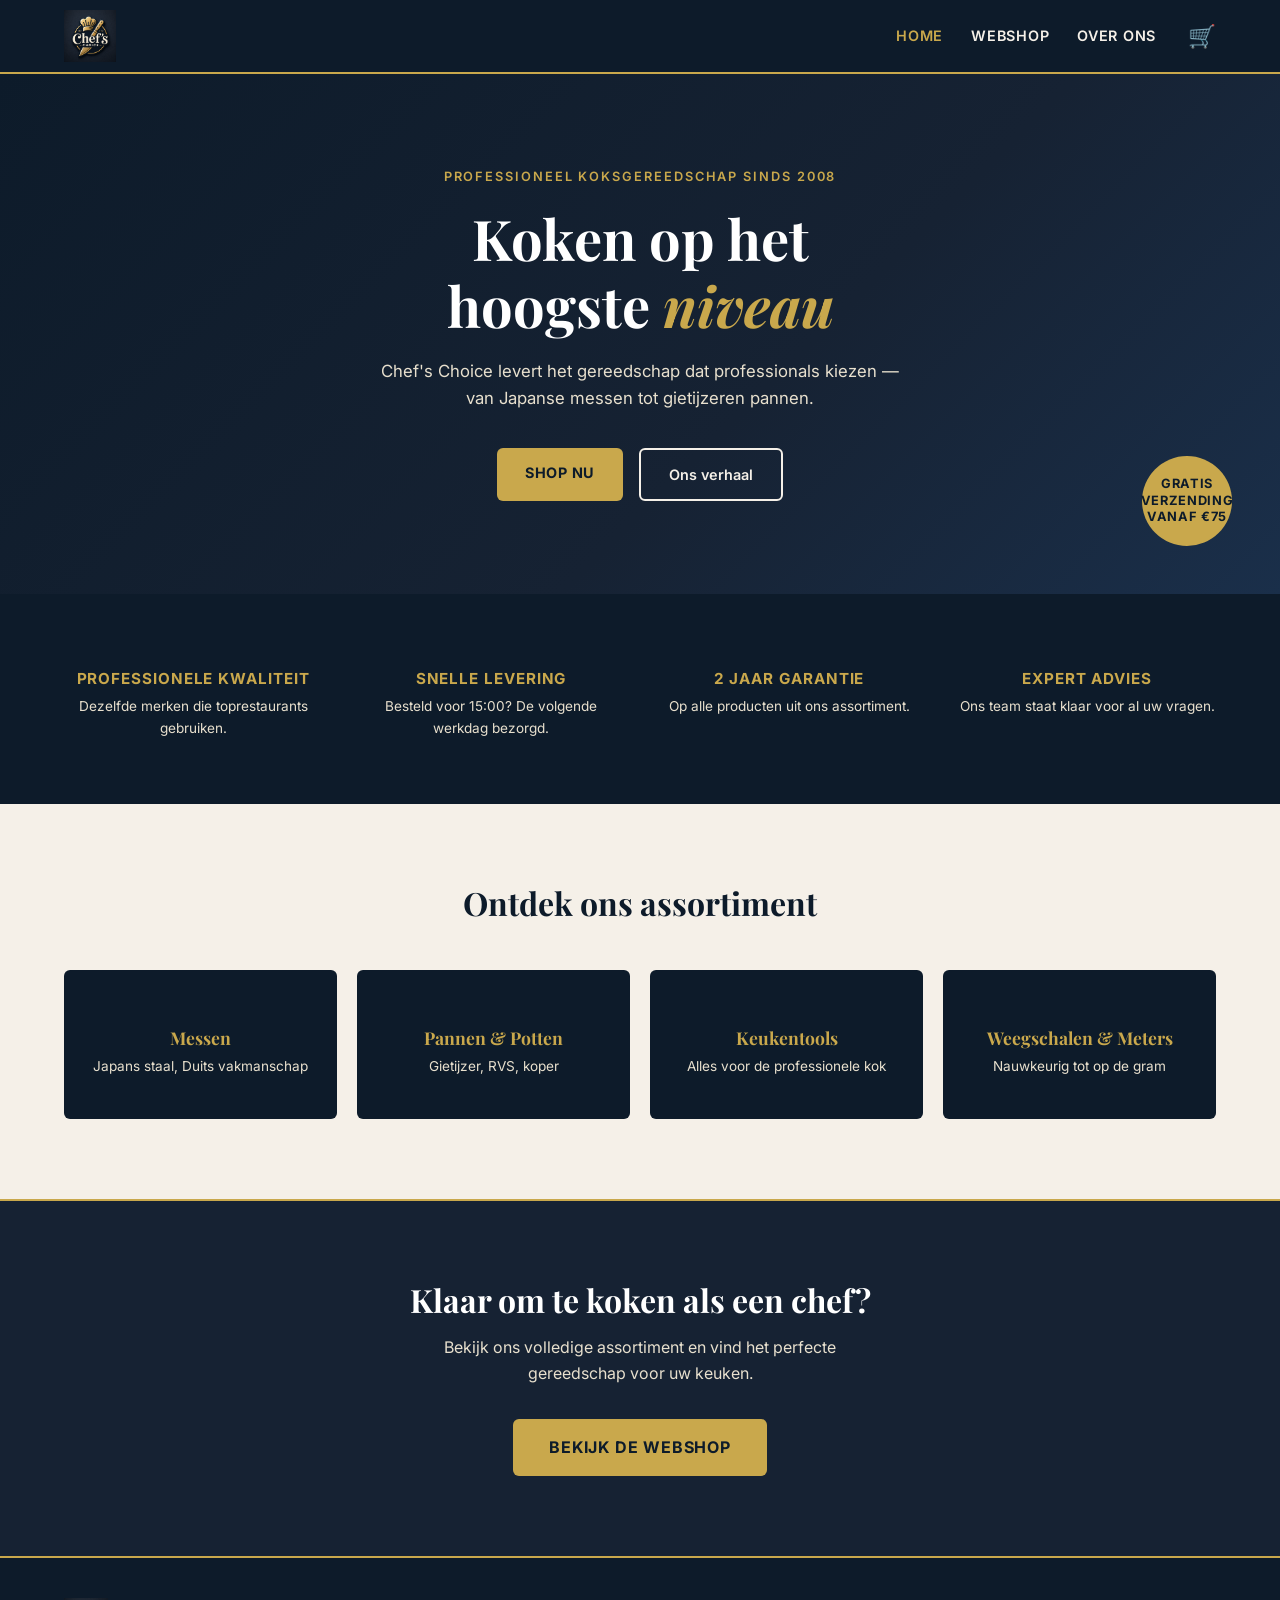
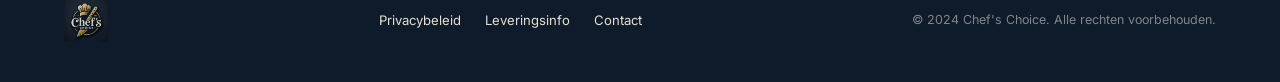
<file: Html/index.html>
<!DOCTYPE html>
<html lang="nl">
<head>
    <meta charset="UTF-8">
    <meta name="viewport" content="width=device-width, initial-scale=1.0">
    <title>Chef's Choice — Professioneel Koksgereedschap</title>
    <link rel="stylesheet" href="../Css/style.css">
    <link href="https://fonts.googleapis.com/css2?family=Playfair+Display:ital,wght@0,400;0,700;1,400&family=Inter:wght@300;400;600&display=swap" rel="stylesheet">
</head>
<body>

<header class="site-header">
    <div class="header-inner">
        <a href="index.html" class="logo-link">
            <img src="../images/logo.png" alt="Chef's Choice" class="logo">
        </a>
        <nav class="main-nav">
            <a href="index.html" class="active">Home</a>
            <a href="../Php/webshop.php">Webshop</a>
            <a href="menu.html">Over ons</a>
        </nav>
        <div class="header-actions">
            <a href="../Php/cart.php" class="cart-btn">🛒</a>
        </div>
    </div>
</header>

<section class="hero hero-home">
    <div class="hero-content">
        <p class="hero-eyebrow">Professioneel koksgereedschap sinds 2008</p>
        <h1>Koken op het<br>hoogste <em>niveau</em></h1>
        <p class="hero-sub">Chef's Choice levert het gereedschap dat professionals kiezen — van Japanse messen tot gietijzeren pannen.</p>
        <div class="hero-ctas">
            <a href="../Php/webshop.php" class="btn-primary">Shop nu</a>
            <a href="menu.html" class="btn-ghost">Ons verhaal</a>
        </div>
    </div>
    <div class="hero-badge"><span>Gratis verzending<br>vanaf €75</span></div>
</section>

<section class="usp-bar">
    <div class="container usp-grid">
        <div class="usp">
            <span class="usp-icon"></span>
            <h3>Professionele kwaliteit</h3>
            <p>Dezelfde merken die toprestaurants gebruiken.</p>
        </div>
        <div class="usp">
            <span class="usp-icon"></span>
            <h3>Snelle levering</h3>
            <p>Besteld voor 15:00? De volgende werkdag bezorgd.</p>
        </div>
        <div class="usp">
            <span class="usp-icon"></span>
            <h3>2 jaar garantie</h3>
            <p>Op alle producten uit ons assortiment.</p>
        </div>
        <div class="usp">
            <span class="usp-icon"></span>
            <h3>Expert advies</h3>
            <p>Ons team staat klaar voor al uw vragen.</p>
        </div>
    </div>
</section>

<section class="category-showcase">
    <div class="container">
        <h2 class="section-title">Ontdek ons assortiment</h2>
        <div class="cat-showcase-grid">
            <a href="../Php/webshop.php?cat=1" class="cat-card">
                <div class="cat-card-inner">
                    <span class="cat-emoji"></span>
                    <h3>Messen</h3>
                    <p>Japans staal, Duits vakmanschap</p>
                </div>
            </a>
            <a href="../Php/webshop.php?cat=2" class="cat-card">
                <div class="cat-card-inner">
                    <span class="cat-emoji"></span>
                    <h3>Pannen & Potten</h3>
                    <p>Gietijzer, RVS, koper</p>
                </div>
            </a>
            <a href="../Php/webshop.php?cat=3" class="cat-card">
                <div class="cat-card-inner">
                    <span class="cat-emoji"></span>
                    <h3>Keukentools</h3>
                    <p>Alles voor de professionele kok</p>
                </div>
            </a>
            <a href="../Php/webshop.php?cat=4" class="cat-card">
                <div class="cat-card-inner">
                    <span class="cat-emoji"></span>
                    <h3>Weegschalen & Meters</h3>
                    <p>Nauwkeurig tot op de gram</p>
                </div>
            </a>
        </div>
    </div>
</section>

<section class="cta-banner">
    <div class="container">
        <h2>Klaar om te koken als een chef?</h2>
        <p>Bekijk ons volledige assortiment en vind het perfecte gereedschap voor uw keuken.</p>
        <a href="../Php/webshop.php" class="btn-primary btn-large">Bekijk de webshop</a>
    </div>
</section>

<footer class="site-footer">
    <div class="container footer-inner">
        <img src="../images/logo.png" alt="Chef's Choice" class="footer-logo">
        <div class="footer-links">
            <a href="#">Privacybeleid</a>
            <a href="#">Leveringsinfo</a>
            <a href="menu.html">Contact</a>
        </div>
        <p class="footer-copy">© 2024 Chef's Choice. Alle rechten voorbehouden.</p>
    </div>
</footer>

<script src="../Js/Placeholder.js"></script>
</body>
</html>
</file>
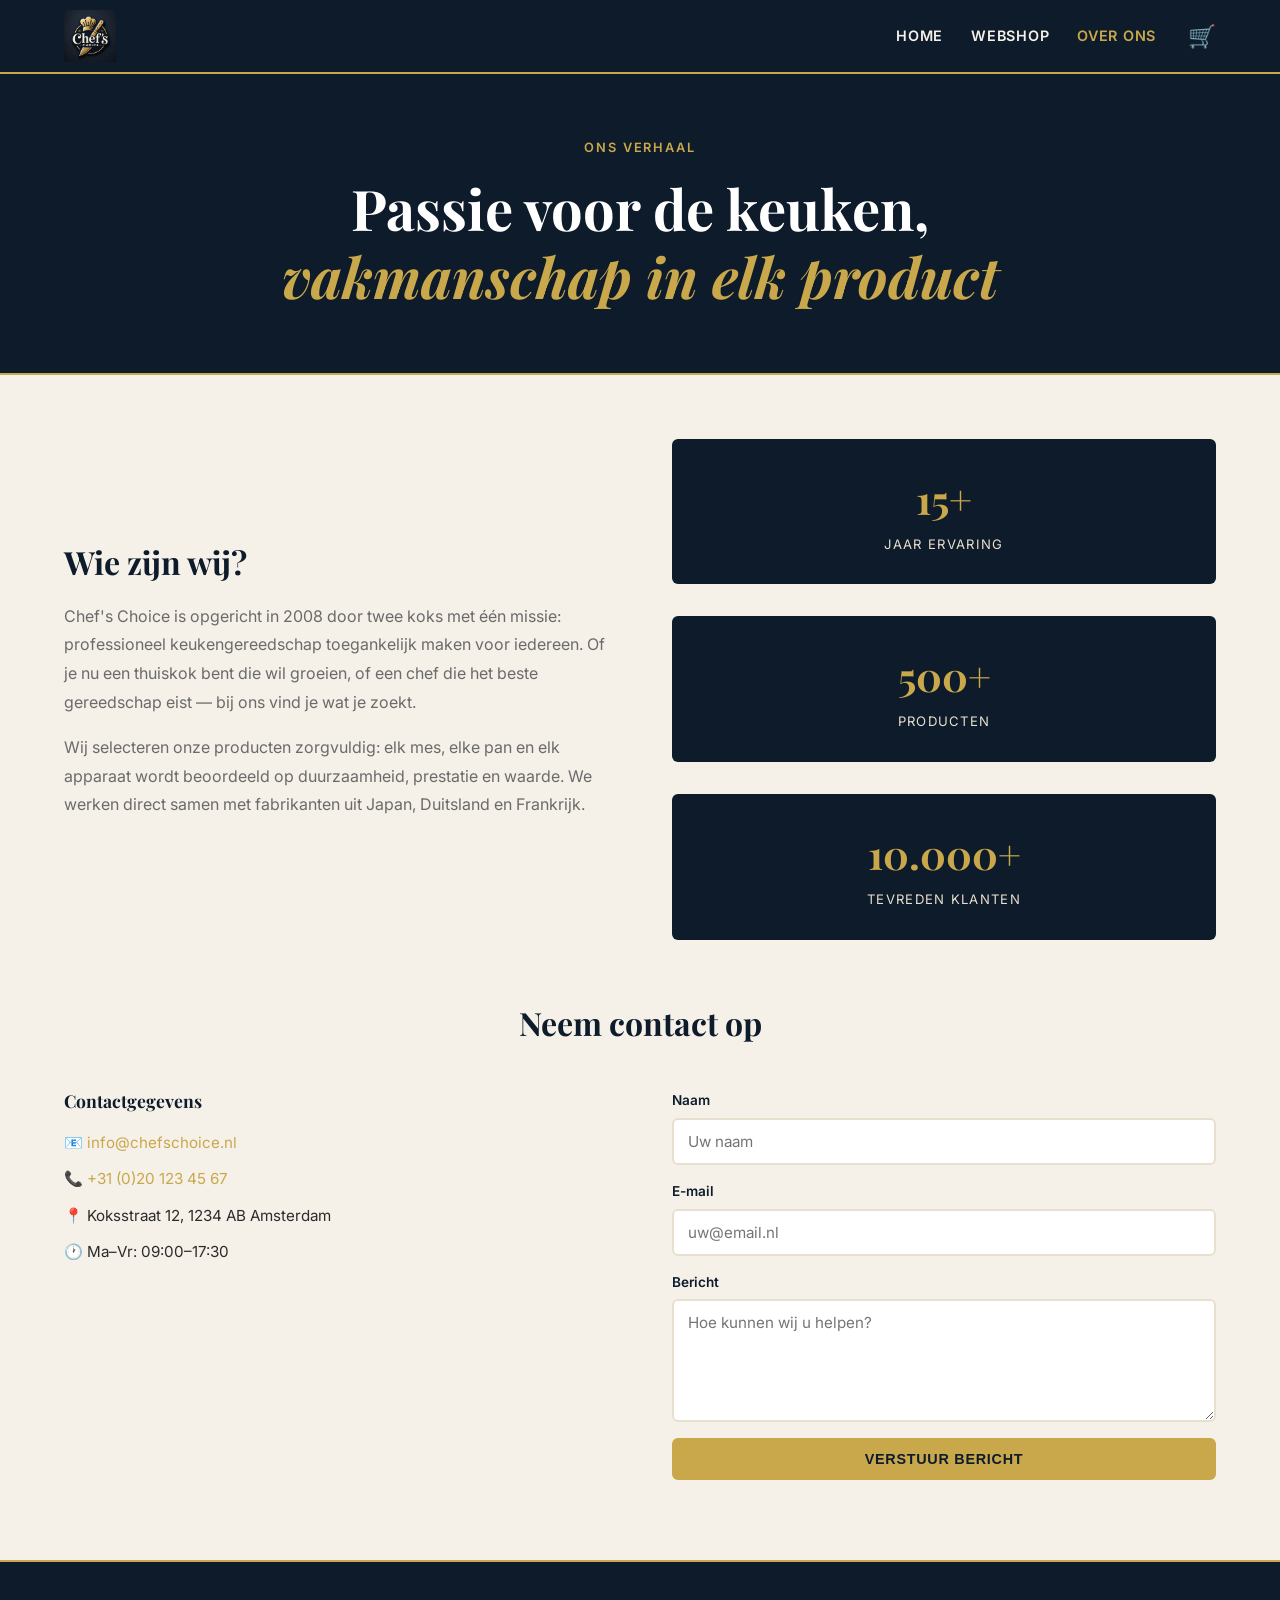
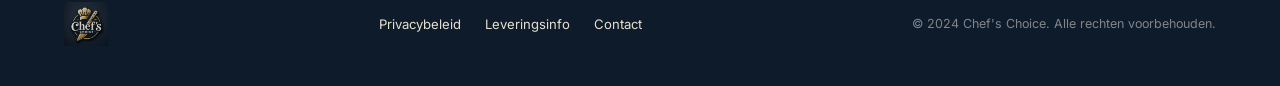
<file: Html/menu.html>
<!DOCTYPE html>
<html lang="nl">
<head>
    <meta charset="UTF-8">
    <meta name="viewport" content="width=device-width, initial-scale=1.0">
    <title>Over ons — Chef's Choice</title>
    <link rel="stylesheet" href="../Css/style.css">
    <link href="https://fonts.googleapis.com/css2?family=Playfair+Display:ital,wght@0,400;0,700;1,400&family=Inter:wght@300;400;600&display=swap" rel="stylesheet">
</head>
<body>

<header class="site-header">
    <div class="header-inner">
        <a href="index.html" class="logo-link">
            <img src="../images/logo.png" alt="Chef's Choice" class="logo">
        </a>
        <nav class="main-nav">
            <a href="index.html">Home</a>
            <a href="../Php/webshop.php">Webshop</a>
            <a href="menu.html" class="active">Over ons</a>
        </nav>
        <div class="header-actions">
            <a href="../Php/cart.php" class="cart-btn">🛒</a>
        </div>
    </div>
</header>

<section class="page-hero">
    <div class="container">
        <p class="hero-eyebrow">Ons verhaal</p>
        <h1>Passie voor de keuken,<br><em>vakmanschap in elk product</em></h1>
    </div>
</section>

<main class="container">
    <section class="about-section">
        <div class="about-text">
            <h2>Wie zijn wij?</h2>
            <p>Chef's Choice is opgericht in 2008 door twee koks met één missie: professioneel keukengereedschap toegankelijk maken voor iedereen. Of je nu een thuiskok bent die wil groeien, of een chef die het beste gereedschap eist — bij ons vind je wat je zoekt.</p>
            <p>Wij selecteren onze producten zorgvuldig: elk mes, elke pan en elk apparaat wordt beoordeeld op duurzaamheid, prestatie en waarde. We werken direct samen met fabrikanten uit Japan, Duitsland en Frankrijk.</p>
        </div>
        <div class="about-stats">
            <div class="stat">
                <span class="stat-number">15+</span>
                <span class="stat-label">Jaar ervaring</span>
            </div>
            <div class="stat">
                <span class="stat-number">500+</span>
                <span class="stat-label">Producten</span>
            </div>
            <div class="stat">
                <span class="stat-number">10.000+</span>
                <span class="stat-label">Tevreden klanten</span>
            </div>
        </div>
    </section>

    <section class="contact-section">
        <h2 class="section-title">Neem contact op</h2>
        <div class="contact-grid">
            <div class="contact-info">
                <h3>Contactgegevens</h3>
                <p>📧 <a href="mailto:info@chefschoice.nl">info@chefschoice.nl</a></p>
                <p>📞 <a href="tel:+31201234567">+31 (0)20 123 45 67</a></p>
                <p>📍 Koksstraat 12, 1234 AB Amsterdam</p>
                <p>🕐 Ma–Vr: 09:00–17:30</p>
            </div>
            <form class="contact-form" action="#" method="POST">
                <div class="form-row">
                    <label>Naam</label>
                    <input type="text" name="naam" placeholder="Uw naam" required>
                </div>
                <div class="form-row">
                    <label>E-mail</label>
                    <input type="email" name="email" placeholder="uw@email.nl" required>
                </div>
                <div class="form-row">
                    <label>Bericht</label>
                    <textarea name="bericht" rows="5" placeholder="Hoe kunnen wij u helpen?" required></textarea>
                </div>
                <button type="submit" class="btn-primary">Verstuur bericht</button>
            </form>
        </div>
    </section>
</main>

<footer class="site-footer">
    <div class="container footer-inner">
        <img src="../images/logo.png" alt="Chef's Choice" class="footer-logo">
        <div class="footer-links">
            <a href="#">Privacybeleid</a>
            <a href="#">Leveringsinfo</a>
            <a href="menu.html">Contact</a>
        </div>
        <p class="footer-copy">© 2024 Chef's Choice. Alle rechten voorbehouden.</p>
    </div>
</footer>

<script src="../Js/Placeholder.js"></script>
</body>
</html>
</file>
<file: Css/style.css>
/* ============================================================
   Chef's Choice — style.css
   Kleurenpalet: marineblauw #0D1B2A, goud #C9A84C, room #F5F0E8
   ============================================================ */

:root {
    --navy:       #0D1B2A;
    --navy-mid:   #162233;
    --navy-light: #1E3050;
    --gold:       #C9A84C;
    --gold-light: #E2C47A;
    --cream:      #F5F0E8;
    --cream-dark: #E8E0CE;
    --white:      #FFFFFF;
    --text:       #2C2C2C;
    --text-muted: #6B6B6B;
    --error:      #C0392B;
    --success:    #27AE60;
    --radius:     6px;
    --shadow:     0 4px 24px rgba(0,0,0,.12);
    --transition: .2s ease;
}

/* ── RESET ── */
*, *::before, *::after { box-sizing: border-box; margin: 0; padding: 0; }
html { scroll-behavior: smooth; }
body {
    font-family: 'Inter', sans-serif;
    background: var(--cream);
    color: var(--text);
    line-height: 1.6;
    min-height: 100vh;
    display: flex;
    flex-direction: column;
}
a { color: inherit; text-decoration: none; }
img { max-width: 100%; display: block; }
main { flex: 1; }

/* ── CONTAINER ── */
.container { max-width: 1200px; margin: 0 auto; padding: 0 24px; }

/* ── TYPOGRAPHY ── */
h1, h2, h3 { font-family: 'Playfair Display', serif; line-height: 1.2; }
h1 { font-size: clamp(2rem, 5vw, 3.5rem); }
h2 { font-size: clamp(1.4rem, 3vw, 2rem); }
h3 { font-size: 1.1rem; }

/* ── HEADER ── */
.site-header {
    background: var(--navy);
    position: sticky; top: 0; z-index: 100;
    border-bottom: 2px solid var(--gold);
}
.header-inner {
    max-width: 1200px; margin: 0 auto;
    padding: 0 24px;
    display: flex; align-items: center; gap: 32px;
    height: 72px;
}
.logo { height: 52px; width: auto; }
.logo-link { flex-shrink: 0; }

.main-nav { display: flex; gap: 28px; margin-left: auto; }
.main-nav a {
    color: var(--cream); font-size: .9rem; letter-spacing: .05em;
    text-transform: uppercase; font-weight: 600;
    transition: color var(--transition);
}
.main-nav a:hover, .main-nav a.active { color: var(--gold); }

.header-actions { display: flex; align-items: center; gap: 16px; }

.search-form { display: flex; }
.search-form input {
    background: var(--navy-light); color: var(--cream);
    border: 1px solid var(--navy-light); border-radius: var(--radius) 0 0 var(--radius);
    padding: 8px 14px; font-size: .85rem; width: 200px;
    outline: none; transition: border-color var(--transition);
}
.search-form input:focus { border-color: var(--gold); }
.search-form button {
    background: var(--gold); border: none; border-radius: 0 var(--radius) var(--radius) 0;
    padding: 8px 14px; cursor: pointer; font-size: 1rem;
    transition: background var(--transition);
}
.search-form button:hover { background: var(--gold-light); }

.cart-btn {
    color: var(--cream); font-size: 1.4rem; position: relative;
    transition: color var(--transition); white-space: nowrap;
}
.cart-btn:hover { color: var(--gold); }
.cart-count {
    background: var(--gold); color: var(--navy);
    font-size: .7rem; font-weight: 700;
    padding: 2px 6px; border-radius: 99px; margin-left: 4px;
}

/* ── HERO (webshop) ── */
.hero {
    background: var(--navy);
    color: var(--cream);
    padding: 80px 24px;
    text-align: center;
}
.hero-home {
    min-height: 520px;
    display: flex; align-items: center; justify-content: center;
    position: relative;
    background: linear-gradient(135deg, var(--navy) 0%, var(--navy-mid) 60%, #1a2f4a 100%);
}
.hero-content { max-width: 680px; margin: 0 auto; }
.hero-eyebrow {
    font-size: .8rem; letter-spacing: .15em; text-transform: uppercase;
    color: var(--gold); margin-bottom: 16px; font-weight: 600;
}
.hero h1 { color: var(--white); margin-bottom: 20px; }
.hero h1 em { color: var(--gold); font-style: italic; }
.hero-sub { color: var(--cream-dark); font-size: 1.05rem; margin-bottom: 36px; max-width: 520px; margin-left: auto; margin-right: auto; }
.hero-ctas { display: flex; gap: 16px; justify-content: center; flex-wrap: wrap; }
.hero-badge {
    position: absolute; right: 48px; bottom: 48px;
    background: var(--gold); color: var(--navy);
    font-size: .8rem; font-weight: 700; text-align: center;
    padding: 12px 16px; border-radius: 50%;
    width: 90px; height: 90px;
    display: flex; align-items: center; justify-content: center;
    line-height: 1.3; text-transform: uppercase; letter-spacing: .05em;
}
.page-hero {
    background: var(--navy);
    color: var(--cream);
    padding: 64px 24px;
    text-align: center;
    border-bottom: 2px solid var(--gold);
}
.page-hero h1 { color: var(--white); }
.page-hero h1 em { color: var(--gold); font-style: italic; }

/* ── BUTTONS ── */
.btn-primary {
    display: inline-block;
    background: var(--gold); color: var(--navy);
    font-weight: 700; font-size: .9rem; letter-spacing: .05em;
    text-transform: uppercase; padding: 13px 28px;
    border-radius: var(--radius); border: none; cursor: pointer;
    transition: background var(--transition), transform var(--transition);
}
.btn-primary:hover { background: var(--gold-light); transform: translateY(-1px); }
.btn-primary.btn-large { padding: 16px 36px; font-size: 1rem; }
.btn-primary.btn-full { width: 100%; text-align: center; margin-top: 12px; }

.btn-secondary {
    display: inline-block;
    background: transparent; color: var(--navy);
    font-weight: 600; font-size: .9rem;
    padding: 13px 28px; border-radius: var(--radius);
    border: 2px solid var(--navy); cursor: pointer;
    transition: all var(--transition);
}
.btn-secondary:hover { background: var(--navy); color: var(--cream); }
.btn-secondary.btn-full { width: 100%; text-align: center; margin-top: 8px; }

.btn-ghost {
    display: inline-block;
    background: transparent; color: var(--cream);
    font-weight: 600; font-size: .9rem;
    padding: 13px 28px; border-radius: var(--radius);
    border: 2px solid var(--cream); cursor: pointer;
    transition: all var(--transition);
}
.btn-ghost:hover { background: var(--cream); color: var(--navy); }

/* ── CATEGORY BAR ── */
.category-bar { background: var(--navy-mid); padding: 16px 0; border-bottom: 1px solid rgba(201,168,76,.2); }
.category-bar .container { display: flex; gap: 10px; flex-wrap: wrap; }
.cat-pill {
    background: transparent; color: var(--cream-dark);
    border: 1px solid rgba(201,168,76,.3); border-radius: 99px;
    padding: 6px 18px; font-size: .82rem; font-weight: 600;
    letter-spacing: .04em; text-transform: uppercase;
    transition: all var(--transition);
}
.cat-pill:hover, .cat-pill.active { background: var(--gold); color: var(--navy); border-color: var(--gold); }

/* ── CATEGORY SHOWCASE (homepage) ── */
.category-showcase { padding: 80px 0; background: var(--cream); }
.section-title { text-align: center; margin-bottom: 48px; color: var(--navy); }
.cat-showcase-grid { display: grid; grid-template-columns: repeat(auto-fit, minmax(220px, 1fr)); gap: 20px; }
.cat-card {
    background: var(--navy);
    border-radius: var(--radius);
    overflow: hidden;
    border: 1px solid transparent;
    transition: border-color var(--transition), transform var(--transition);
}
.cat-card:hover { border-color: var(--gold); transform: translateY(-3px); }
.cat-card-inner { padding: 40px 24px; text-align: center; }
.cat-emoji { font-size: 2.8rem; display: block; margin-bottom: 16px; }
.cat-card h3 { color: var(--gold); margin-bottom: 8px; }
.cat-card p { color: var(--cream-dark); font-size: .85rem; }

/* ── USP BAR ── */
.usp-bar { background: var(--navy); padding: 64px 0; }
.usp-grid { display: grid; grid-template-columns: repeat(auto-fit, minmax(200px, 1fr)); gap: 40px; }
.usp { text-align: center; }
.usp-icon { font-size: 2.2rem; display: block; margin-bottom: 12px; }
.usp h3 { color: var(--gold); font-family: 'Inter', sans-serif; font-size: .95rem; font-weight: 700; text-transform: uppercase; letter-spacing: .06em; margin-bottom: 8px; }
.usp p { color: var(--cream-dark); font-size: .85rem; }

/* ── CTA BANNER ── */
.cta-banner { background: var(--navy-mid); padding: 80px 24px; text-align: center; border-top: 2px solid var(--gold); }
.cta-banner h2 { color: var(--white); margin-bottom: 16px; }
.cta-banner p { color: var(--cream-dark); max-width: 480px; margin: 0 auto 32px; }

/* ── PRODUCT GRID ── */
.product-grid {
    display: grid;
    grid-template-columns: repeat(auto-fill, minmax(220px, 1fr));
    gap: 24px;
    padding: 40px 0;
}
.product-card {
    background: var(--white);
    border-radius: var(--radius);
    overflow: hidden;
    box-shadow: var(--shadow);
    transition: transform var(--transition), box-shadow var(--transition);
    position: relative;
    display: flex; flex-direction: column;
}
.product-card:hover { transform: translateY(-4px); box-shadow: 0 8px 32px rgba(0,0,0,.16); }
.product-card.featured { border: 2px solid var(--gold); }

.product-img-link { overflow: hidden; }
.product-img { width: 100%; height: 220px; object-fit: cover; transition: transform .4s ease; }
.product-img-link:hover .product-img { transform: scale(1.04); }

.product-info { padding: 18px; flex: 1; display: flex; flex-direction: column; }
.product-cat { font-size: .72rem; text-transform: uppercase; letter-spacing: .1em; color: var(--gold); font-weight: 700; }
.product-name { font-size: 1rem; margin: 6px 0; flex: 1; }
.product-name a { color: var(--navy); }
.product-name a:hover { color: var(--gold); }
.product-desc { font-size: .82rem; color: var(--text-muted); margin-bottom: 14px; flex: 1; }
.product-footer { display: flex; align-items: center; justify-content: space-between; gap: 12px; margin-top: auto; }
.price { font-size: 1.2rem; font-weight: 700; color: var(--navy); font-family: 'Playfair Display', serif; }

.btn-cart {
    background: var(--navy); color: var(--cream);
    border: none; border-radius: var(--radius);
    padding: 8px 14px; font-size: .78rem; font-weight: 600;
    cursor: pointer; letter-spacing: .04em; text-transform: uppercase;
    transition: background var(--transition); white-space: nowrap;
}
.btn-cart:hover { background: var(--gold); color: var(--navy); }
.btn-cart.disabled { background: #ccc; cursor: not-allowed; }

/* Badges */
.badge-featured, .badge-out {
    position: absolute; top: 12px; left: 12px;
    font-size: .7rem; font-weight: 700; letter-spacing: .08em;
    text-transform: uppercase; padding: 4px 10px; border-radius: 99px;
}
.badge-featured { background: var(--gold); color: var(--navy); }
.badge-out { background: var(--error); color: var(--white); }

/* ── PRODUCT DETAIL ── */
.breadcrumb { margin: 28px 0 8px; font-size: .82rem; color: var(--text-muted); }
.breadcrumb a:hover { color: var(--gold); }
.product-detail {
    display: grid; grid-template-columns: 1fr 1fr; gap: 64px;
    padding: 40px 0 64px;
}
.product-detail-img img { width: 100%; border-radius: var(--radius); box-shadow: var(--shadow); }
.product-detail-info h1 { color: var(--navy); margin: 8px 0 16px; }
.detail-price { font-size: 2rem; font-family: 'Playfair Display', serif; color: var(--gold); margin-bottom: 20px; }
.detail-desc { color: var(--text-muted); margin-bottom: 24px; line-height: 1.8; }
.product-specs { background: var(--cream-dark); padding: 16px 20px; border-radius: var(--radius); margin-bottom: 20px; font-size: .88rem; }
.product-specs h3 { color: var(--navy); margin-bottom: 8px; font-size: .9rem; text-transform: uppercase; letter-spacing: .06em; }
.stock-status { font-size: .85rem; font-weight: 600; margin-bottom: 20px; padding: 8px 14px; border-radius: var(--radius); display: inline-block; }
.in-stock { background: #e8f8f0; color: var(--success); }
.out-stock { background: #fdecea; color: var(--error); }

.add-to-cart-form { display: flex; flex-direction: column; gap: 16px; }
.qty-row { display: flex; align-items: center; gap: 16px; }
.qty-row label { font-weight: 600; font-size: .9rem; }
.qty-row input {
    width: 80px; padding: 10px; border: 2px solid var(--cream-dark);
    border-radius: var(--radius); font-size: 1rem; text-align: center;
    outline: none; transition: border-color var(--transition);
}
.qty-row input:focus { border-color: var(--gold); }

.related-products { padding: 48px 0; }
.related-products h2 { margin-bottom: 0; }

/* ── CART ── */
.cart-layout { display: grid; grid-template-columns: 1fr 340px; gap: 48px; padding: 40px 0 64px; align-items: start; }
.cart-table { width: 100%; border-collapse: collapse; font-size: .9rem; }
.cart-table th { text-align: left; padding: 12px 16px; background: var(--navy); color: var(--gold); font-size: .78rem; letter-spacing: .08em; text-transform: uppercase; }
.cart-table td { padding: 16px; border-bottom: 1px solid var(--cream-dark); vertical-align: middle; }
.cart-product { display: flex; align-items: center; gap: 16px; }
.cart-product img { width: 64px; height: 64px; object-fit: cover; border-radius: var(--radius); }
.qty-form input { width: 64px; padding: 6px; border: 1px solid var(--cream-dark); border-radius: var(--radius); text-align: center; outline: none; }
.btn-remove { background: none; border: none; font-size: 1rem; cursor: pointer; color: var(--text-muted); transition: color var(--transition); padding: 4px 8px; }
.btn-remove:hover { color: var(--error); }

.cart-summary {
    background: var(--white); border-radius: var(--radius);
    box-shadow: var(--shadow); padding: 28px;
    position: sticky; top: 100px;
}
.cart-summary h2 { color: var(--navy); margin-bottom: 20px; font-size: 1.3rem; }
.summary-row { display: flex; justify-content: space-between; margin-bottom: 12px; font-size: .9rem; }
.total-row { font-size: 1.1rem; font-weight: 700; margin-top: 4px; }
hr { border: none; border-top: 1px solid var(--cream-dark); margin: 16px 0; }
.shipping-note { font-size: .78rem; color: var(--text-muted); margin-bottom: 8px; }

/* ── KORTINGSCODE ── */
.coupon-box { margin: 16px 0; }
.coupon-form {
    display: flex;
    gap: 8px;
    align-items: stretch;
}
.coupon-form input[type="text"] {
    flex: 1;
    min-width: 0;
    padding: 12px 14px;
    border: 2px solid var(--cream-dark);
    border-radius: var(--radius);
    font-size: .9rem;
    font-family: 'Inter', sans-serif;
    outline: none;
    background: var(--white);
    color: var(--text);
    transition: border-color var(--transition);
}
.coupon-form input[type="text"]:focus { border-color: var(--gold); }
.coupon-form input[type="text"]::placeholder { color: var(--text-muted); }

.btn-coupon {
    flex-shrink: 0;
    background: var(--gold);
    color: var(--navy);
    border: none;
    border-radius: var(--radius);
    padding: 0 20px;
    font-size: .78rem;
    font-weight: 700;
    letter-spacing: .04em;
    text-transform: uppercase;
    cursor: pointer;
    white-space: nowrap;
    transition: background var(--transition), transform var(--transition);
}
.btn-coupon:hover { background: var(--gold-light); transform: translateY(-1px); }

.coupon-applied {
    background: #e8f8f0;
    color: var(--success);
    padding: 10px 14px;
    border-radius: var(--radius);
    font-size: .85rem;
    flex: 1;
}
.btn-remove-coupon {
    background: none;
    border: 1px solid var(--error);
    color: var(--error);
    border-radius: var(--radius);
    padding: 0 14px;
    font-size: .78rem;
    font-weight: 600;
    cursor: pointer;
    flex-shrink: 0;
    transition: all var(--transition);
}
.btn-remove-coupon:hover { background: var(--error); color: white; }
.coupon-error { color: var(--error); font-size: .82rem; margin-bottom: 8px; }
.discount-row { color: var(--success); font-weight: 600; }

/* ── CHECKOUT ── */
.checkout-layout { display: grid; grid-template-columns: 1fr 380px; gap: 48px; padding: 40px 0 64px; align-items: start; }
.checkout-form fieldset { border: 1px solid var(--cream-dark); border-radius: var(--radius); padding: 24px; margin-bottom: 24px; }
.checkout-form legend { font-family: 'Playfair Display', serif; font-size: 1.1rem; color: var(--navy); padding: 0 8px; font-weight: 700; }
.form-row { display: flex; flex-direction: column; gap: 6px; margin-bottom: 16px; }
.form-row label { font-size: .85rem; font-weight: 600; color: var(--navy); }
.form-row input, .form-row textarea, .form-row select {
    padding: 12px 14px; border: 2px solid var(--cream-dark); border-radius: var(--radius);
    font-size: .95rem; font-family: 'Inter', sans-serif; outline: none;
    transition: border-color var(--transition); background: var(--white);
}
.form-row input:focus, .form-row textarea:focus { border-color: var(--gold); }
.form-row-half { display: grid; grid-template-columns: 1fr 1fr; gap: 16px; }
.checkout-summary { background: var(--white); border-radius: var(--radius); box-shadow: var(--shadow); padding: 28px; position: sticky; top: 100px; }
.checkout-summary h2 { color: var(--navy); margin-bottom: 20px; font-size: 1.3rem; }
.checkout-item { display: flex; justify-content: space-between; margin-bottom: 12px; font-size: .88rem; }
.checkout-item-name em { color: var(--text-muted); }

/* ── SUCCESS ── */
.succes-box { max-width: 720px; margin: 60px auto; text-align: center; }
.succes-icon { width: 80px; height: 80px; background: var(--success); color: white; border-radius: 50%; font-size: 2rem; display: flex; align-items: center; justify-content: center; margin: 0 auto 28px; }
.succes-box h1 { color: var(--navy); margin-bottom: 16px; }
.succes-box p { color: var(--text-muted); margin-bottom: 32px; font-size: 1.05rem; }
.order-summary-box { background: var(--white); box-shadow: var(--shadow); border-radius: var(--radius); padding: 28px; margin: 32px 0; text-align: left; }
.order-summary-box h2 { color: var(--navy); margin-bottom: 16px; }
.order-meta { margin-bottom: 20px; font-size: .9rem; }
.succes-actions { display: flex; gap: 16px; justify-content: center; flex-wrap: wrap; margin-top: 32px; }

/* ── ABOUT / MENU PAGE ── */
.about-section { display: grid; grid-template-columns: 1fr 1fr; gap: 64px; padding: 64px 0; align-items: center; }
.about-text h2 { color: var(--navy); margin-bottom: 20px; }
.about-text p { color: var(--text-muted); margin-bottom: 16px; line-height: 1.8; }
.about-stats { display: flex; flex-direction: column; gap: 32px; }
.stat { text-align: center; padding: 28px; background: var(--navy); border-radius: var(--radius); }
.stat-number { display: block; font-size: 2.5rem; font-family: 'Playfair Display', serif; color: var(--gold); font-weight: 700; }
.stat-label { font-size: .82rem; color: var(--cream-dark); text-transform: uppercase; letter-spacing: .1em; }

.contact-section { padding: 0 0 80px; }
.contact-grid { display: grid; grid-template-columns: 1fr 1fr; gap: 64px; margin-top: 40px; }
.contact-info h3 { color: var(--navy); margin-bottom: 20px; }
.contact-info p { margin-bottom: 12px; font-size: .95rem; }
.contact-info a { color: var(--gold); }
.contact-info a:hover { text-decoration: underline; }
.contact-form { display: flex; flex-direction: column; gap: 0; }

/* ── CATEGORY SECTIONS (products.php) ── */
.category-section { margin-bottom: 48px; }
.category-heading { color: var(--navy); border-bottom: 2px solid var(--gold); padding-bottom: 12px; margin-bottom: 0; display: inline-block; }

/* ── ALERTS ── */
.alert { padding: 16px 20px; border-radius: var(--radius); margin-bottom: 24px; font-size: .9rem; }
.alert-error { background: #fdecea; color: var(--error); border-left: 4px solid var(--error); }
.alert ul { padding-left: 16px; }

/* ── EMPTY STATE ── */
.empty-state { text-align: center; padding: 80px 24px; }
.empty-state p { font-size: 1.1rem; color: var(--text-muted); margin-bottom: 28px; }

/* ── PAGE TITLE ── */
.page-title { color: var(--navy); padding: 40px 0 0; margin-bottom: 0; }

/* ── FOOTER ── */
.site-footer { background: var(--navy); color: var(--cream-dark); padding: 40px 0; margin-top: auto; border-top: 2px solid var(--gold); }
.footer-inner { display: flex; align-items: center; gap: 32px; flex-wrap: wrap; justify-content: space-between; }
.footer-logo { height: 44px; width: auto; opacity: .85; }
.footer-links { display: flex; gap: 24px; }
.footer-links a { font-size: .82rem; color: var(--cream-dark); transition: color var(--transition); }
.footer-links a:hover { color: var(--gold); }
.footer-copy { font-size: .78rem; color: rgba(245,240,232,.5); }

/* ── RESPONSIVE ── */
@media (min-width: 1024px) {
    .product-grid { grid-template-columns: repeat(4, 1fr); }
}
@media (min-width: 640px) and (max-width: 1023px) {
    .product-grid { grid-template-columns: repeat(3, 1fr); }
}
@media (max-width: 900px) {
    .product-detail { grid-template-columns: 1fr; gap: 32px; }
    .cart-layout { grid-template-columns: 1fr; }
    .checkout-layout { grid-template-columns: 1fr; }
    .about-section { grid-template-columns: 1fr; gap: 32px; }
    .contact-grid { grid-template-columns: 1fr; gap: 32px; }
    .about-stats { flex-direction: row; }
    .cart-summary, .checkout-summary { position: static; }
    .hero-badge { display: none; }
}
@media (max-width: 640px) {
    .main-nav { display: none; }
    .search-form input { width: 130px; }
    .header-inner { gap: 16px; }
    .product-grid { grid-template-columns: 1fr 1fr; gap: 16px; }
    .product-img { height: 160px; }
    .about-stats { flex-direction: column; }
    .form-row-half { grid-template-columns: 1fr; }
}
@media (max-width: 400px) {
    .product-grid { grid-template-columns: 1fr; }
}
</file>
